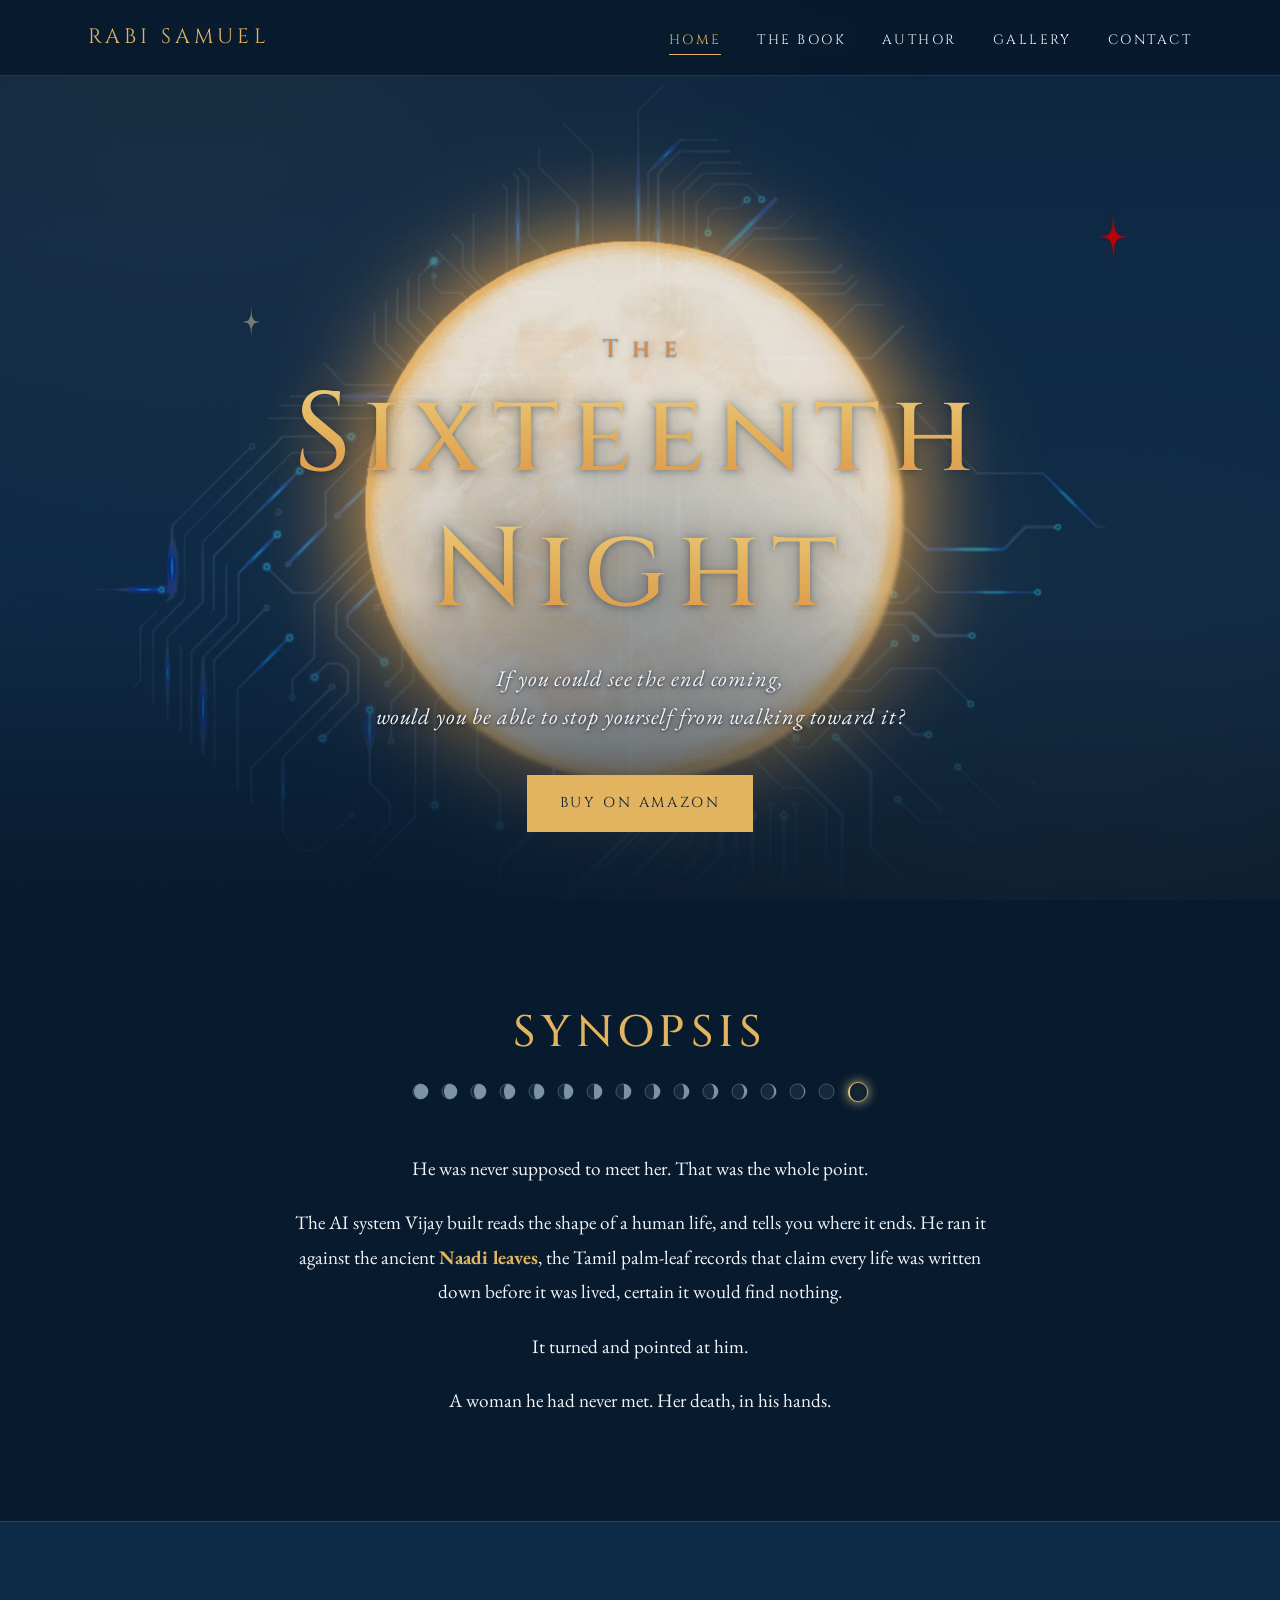
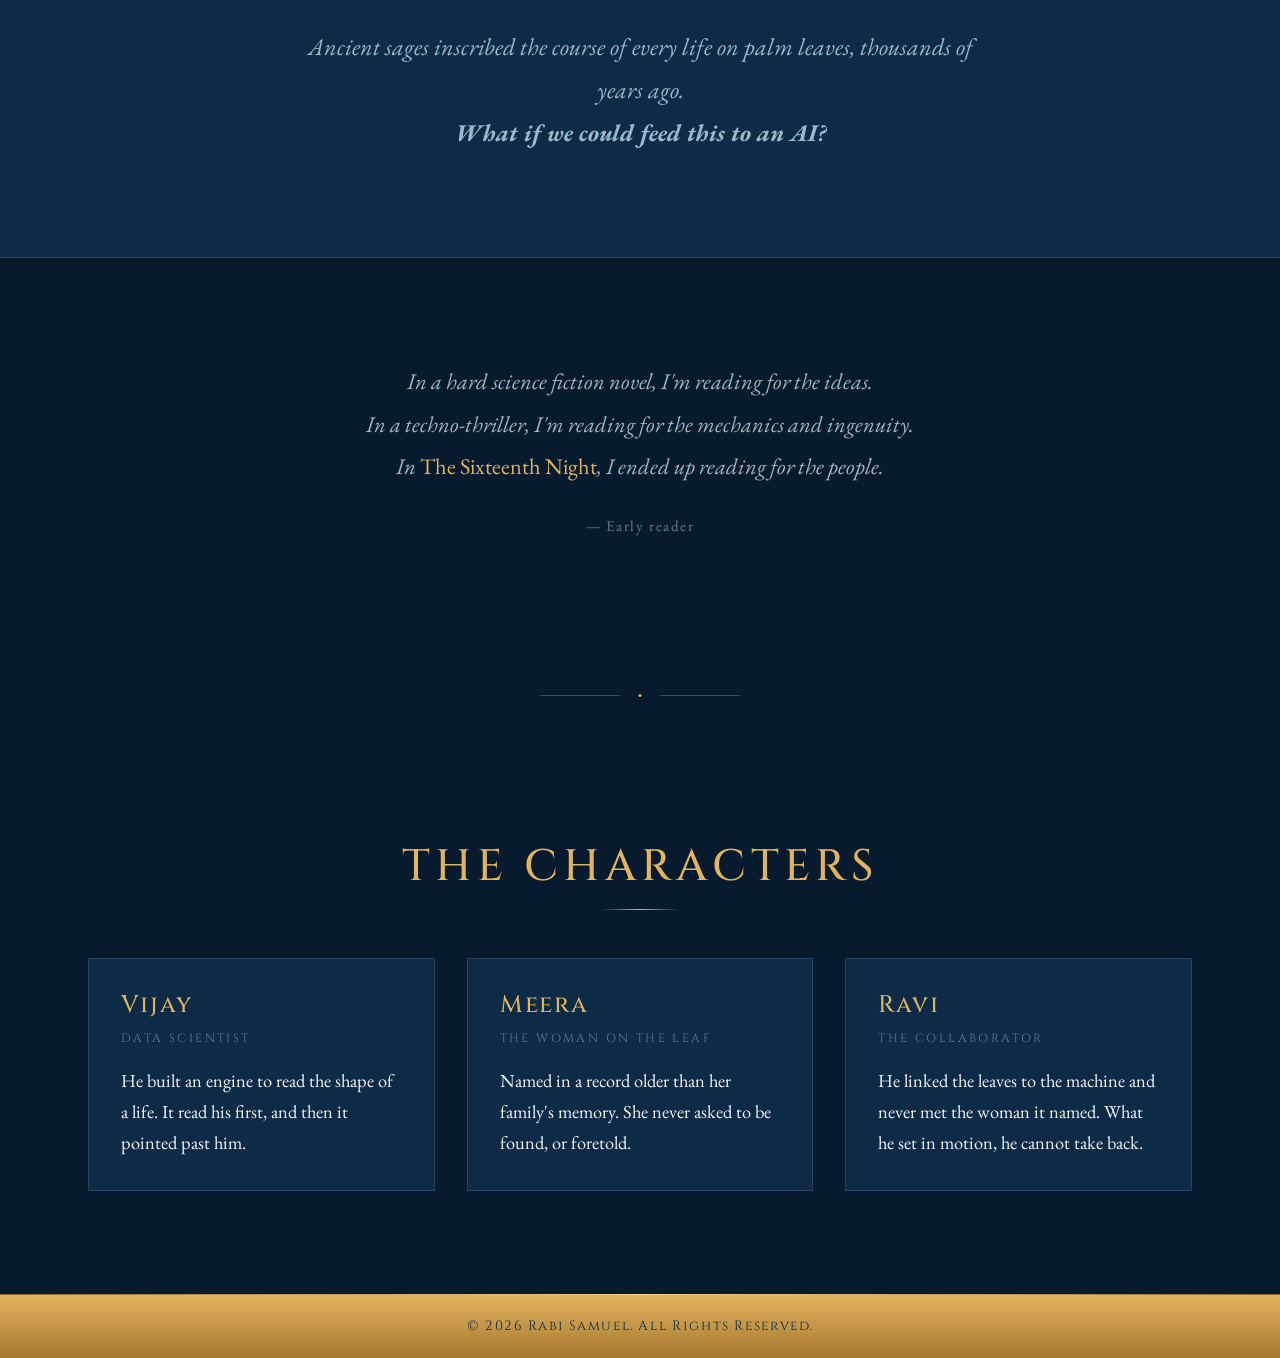
<file: index.html>
<!DOCTYPE html>
<html lang="en">
<head>
  <meta charset="UTF-8" />
  <meta name="viewport" content="width=device-width, initial-scale=1.0" />
  <title>The Sixteenth Night — A novel by Rabi Samuel</title>
  <meta name="description" content="The Sixteenth Night, a literary speculative novel by Rabi Samuel. An AI system reads the shape of a human life against the ancient Naadi leaves, and tells you where it ends." />

  <meta property="og:title" content="The Sixteenth Night — A novel by Rabi Samuel" />
  <meta property="og:description" content="If you could see the end coming, would you be able to stop yourself from walking toward it?" />
  <meta property="og:type" content="book" />
  <meta property="og:image" content="/images/cover.jpg" />
  <!-- PLACEHOLDER: update og:url once the domain is live -->
  <meta property="og:url" content="https://example.com/" />

  <meta name="twitter:card" content="summary_large_image" />

  <link rel="icon" type="image/x-icon" href="images/favicon.ico" />
  <link rel="icon" type="image/png" sizes="32x32" href="images/favicon-32.png" />
  <link rel="icon" type="image/png" sizes="16x16" href="images/favicon-16.png" />
  <link rel="apple-touch-icon" sizes="180x180" href="images/apple-touch-icon.png" />

  <link rel="preconnect" href="https://fonts.googleapis.com" />
  <link rel="preconnect" href="https://fonts.gstatic.com" crossorigin />
  <link href="https://fonts.googleapis.com/css2?family=Cinzel:wght@400;500;600&family=EB+Garamond:ital,wght@0,400;0,500;1,400&display=swap" rel="stylesheet" />

  <link rel="stylesheet" href="css/style.css" />
</head>
<body>

  <header class="site-header">
    <nav class="nav" aria-label="Primary">
      <a href="index.html" class="nav-brand">Rabi Samuel</a>
      <button class="nav-toggle" aria-expanded="false" aria-label="Toggle navigation">
        <span></span>
      </button>
      <ul class="nav-list">
        <li><a href="index.html" class="active">Home</a></li>
        <li><a href="the-book.html">The Book</a></li>
        <li><a href="author.html">Author</a></li>
        <li><a href="gallery.html">Gallery</a></li>
        <li><a href="contact.html">Contact</a></li>
      </ul>
    </nav>
  </header>

  <main>
    <section class="hero">
      <div class="hero-bg">
        <img
          src="images/hero.jpg"
          srcset="images/hero-800.jpg 800w, images/hero-1200.jpg 1200w, images/hero.jpg 2000w"
          sizes="100vw"
          alt=""
          fetchpriority="high"
        />
      </div>
      <div class="hero-content">
        <h1 class="hero-title-block">
          <span class="hero-the">The</span>
          <span class="hero-title">Sixteenth Night</span>
        </h1>
        <p class="hero-tagline">If you could see the end coming,<br>would you be able to stop yourself from walking toward it?</p>
        <div class="buy-options" id="buyOptions">
          <!-- PLACEHOLDER: replace href and data-asin with the real Amazon listing -->
          <a href="#"
             class="btn btn-primary amazon-buy" data-asin="PLACEHOLDER_ASIN" rel="noopener">
            Buy on Amazon
          </a>
        </div>
      </div>
    </section>

    <section class="section fade-in">
      <div class="container">
        <h2 class="section-title with-ladder">Synopsis</h2>
        <div class="tithi-ladder" aria-hidden="true">
          <svg viewBox="0 0 20 20" class="tithi-moon" aria-hidden="true"><circle cx="10" cy="10" r="8" class="moon-disc"/><path d="M10.0,2.0 A8.0,8.0 0 0 1 10.0,18.0 A6.93,8.0 0 0 1 10.0,2.0 Z" class="moon-lit"/></svg>
          <svg viewBox="0 0 20 20" class="tithi-moon" aria-hidden="true"><circle cx="10" cy="10" r="8" class="moon-disc"/><path d="M10.0,2.0 A8.0,8.0 0 0 1 10.0,18.0 A5.87,8.0 0 0 1 10.0,2.0 Z" class="moon-lit"/></svg>
          <svg viewBox="0 0 20 20" class="tithi-moon" aria-hidden="true"><circle cx="10" cy="10" r="8" class="moon-disc"/><path d="M10.0,2.0 A8.0,8.0 0 0 1 10.0,18.0 A4.80,8.0 0 0 1 10.0,2.0 Z" class="moon-lit"/></svg>
          <svg viewBox="0 0 20 20" class="tithi-moon" aria-hidden="true"><circle cx="10" cy="10" r="8" class="moon-disc"/><path d="M10.0,2.0 A8.0,8.0 0 0 1 10.0,18.0 A3.73,8.0 0 0 1 10.0,2.0 Z" class="moon-lit"/></svg>
          <svg viewBox="0 0 20 20" class="tithi-moon" aria-hidden="true"><circle cx="10" cy="10" r="8" class="moon-disc"/><path d="M10.0,2.0 A8.0,8.0 0 0 1 10.0,18.0 A2.67,8.0 0 0 1 10.0,2.0 Z" class="moon-lit"/></svg>
          <svg viewBox="0 0 20 20" class="tithi-moon" aria-hidden="true"><circle cx="10" cy="10" r="8" class="moon-disc"/><path d="M10.0,2.0 A8.0,8.0 0 0 1 10.0,18.0 A1.60,8.0 0 0 1 10.0,2.0 Z" class="moon-lit"/></svg>
          <svg viewBox="0 0 20 20" class="tithi-moon" aria-hidden="true"><circle cx="10" cy="10" r="8" class="moon-disc"/><path d="M10.0,2.0 A8.0,8.0 0 0 1 10.0,18.0 A0.53,8.0 0 0 1 10.0,2.0 Z" class="moon-lit"/></svg>
          <svg viewBox="0 0 20 20" class="tithi-moon" aria-hidden="true"><circle cx="10" cy="10" r="8" class="moon-disc"/><path d="M10.0,2.0 A8.0,8.0 0 0 1 10.0,18.0 A0.53,8.0 0 0 0 10.0,2.0 Z" class="moon-lit"/></svg>
          <svg viewBox="0 0 20 20" class="tithi-moon" aria-hidden="true"><circle cx="10" cy="10" r="8" class="moon-disc"/><path d="M10.0,2.0 A8.0,8.0 0 0 1 10.0,18.0 A1.60,8.0 0 0 0 10.0,2.0 Z" class="moon-lit"/></svg>
          <svg viewBox="0 0 20 20" class="tithi-moon" aria-hidden="true"><circle cx="10" cy="10" r="8" class="moon-disc"/><path d="M10.0,2.0 A8.0,8.0 0 0 1 10.0,18.0 A2.67,8.0 0 0 0 10.0,2.0 Z" class="moon-lit"/></svg>
          <svg viewBox="0 0 20 20" class="tithi-moon" aria-hidden="true"><circle cx="10" cy="10" r="8" class="moon-disc"/><path d="M10.0,2.0 A8.0,8.0 0 0 1 10.0,18.0 A3.73,8.0 0 0 0 10.0,2.0 Z" class="moon-lit"/></svg>
          <svg viewBox="0 0 20 20" class="tithi-moon" aria-hidden="true"><circle cx="10" cy="10" r="8" class="moon-disc"/><path d="M10.0,2.0 A8.0,8.0 0 0 1 10.0,18.0 A4.80,8.0 0 0 0 10.0,2.0 Z" class="moon-lit"/></svg>
          <svg viewBox="0 0 20 20" class="tithi-moon" aria-hidden="true"><circle cx="10" cy="10" r="8" class="moon-disc"/><path d="M10.0,2.0 A8.0,8.0 0 0 1 10.0,18.0 A5.87,8.0 0 0 0 10.0,2.0 Z" class="moon-lit"/></svg>
          <svg viewBox="0 0 20 20" class="tithi-moon" aria-hidden="true"><circle cx="10" cy="10" r="8" class="moon-disc"/><path d="M10.0,2.0 A8.0,8.0 0 0 1 10.0,18.0 A6.93,8.0 0 0 0 10.0,2.0 Z" class="moon-lit"/></svg>
          <svg viewBox="0 0 20 20" class="tithi-moon" aria-hidden="true"><circle cx="10" cy="10" r="8" class="moon-disc"/><path d="M10.0,2.0 A8.0,8.0 0 0 1 10.0,18.0 A8.00,8.0 0 0 0 10.0,2.0 Z" class="moon-lit"/></svg>
          <svg viewBox="0 0 20 20" class="tithi-moon tithi-sixteenth" aria-hidden="true"><circle cx="10" cy="10" r="8" class="moon-disc"/><path d="M10.0,2.0 A8.0,8.0 0 0 0 10.0,18.0 A6.88,8.0 0 0 1 10.0,2.0 Z" class="moon-lit"/></svg>
        </div>
        <div style="max-width: 720px; margin: 0 auto; text-align: center; font-size: 1.2rem; line-height: 1.8;">
          <p>He was never supposed to meet her. That was the whole point.</p>
          <p>The AI system Vijay built reads the shape of a human life, and tells you where it ends. He ran it against the ancient <strong><a href="gallery.html#naadi-leaf" style="color: var(--gold);">Naadi leaves</a></strong>, the Tamil palm-leaf records that claim every life was written down before it was lived, certain it would find nothing.</p>
          <p>It turned and pointed at him.</p>
          <p>A woman he had never met. Her death, in his hands.</p>
          
        </div>
      </div>
    </section>

    <section class="section premise-band fade-in">
      <div class="container">
        <p class="premise-quote">Ancient sages inscribed the course of every life on palm leaves, thousands of years ago. <br><b>What if we could feed this to an AI?</b></p>
      </div>
    </section>
  	<section class="section fade-in">
  	  <div class="container">
  		<blockquote style="max-width: 680px; margin: 0 auto; text-align: center; font-style: italic; font-size: clamp(1.15rem, 2vw, 1.4rem); line-height: 1.9; color: var(--mist);">
  		  <p>In a hard science fiction novel, I'm reading for the ideas.<br>
  		  In a techno-thriller, I'm reading for the mechanics and ingenuity.<br>
  		  In <em style="font-style: normal; color: var(--gold);">The Sixteenth Night</em>, I ended up reading for the people.</p><footer style="margin-top: 1.5rem; font-style: normal; font-size: 0.95rem; color: var(--text-faint); letter-spacing: 0.1em;">— Early reader</footer>
  		</blockquote>
  	  </div>
  	</section><div style="max-width: 200px; margin: 0 auto; padding: 2rem 0; text-align: center;">
  	  <svg width="200" height="3" aria-hidden="true">
  		<line x1="0" y1="1.5" x2="80" y2="1.5" stroke="var(--gold-dim)" stroke-width="0.5"/>
  		<circle cx="100" cy="1.5" r="1.5" fill="var(--gold)"/>
  		<line x1="120" y1="1.5" x2="200" y2="1.5" stroke="var(--gold-dim)" stroke-width="0.5"/>
  	  </svg>
  	</div>
    <section class="section fade-in">
      <div class="container">
        <h2 class="section-title">The Characters</h2>
        <div class="cards-grid">
          <div class="card">
            <h3 class="card-title">Vijay</h3>
            <p class="card-role">Data Scientist</p>
            <p>He built an engine to read the shape of a life. It read his first, and then it pointed past him.</p>
          </div>
          <div class="card">
            <h3 class="card-title">Meera</h3>
            <p class="card-role">The Woman on the Leaf</p>
            <p>Named in a record older than her family's memory. She never asked to be found, or foretold.</p>
          </div>
          <div class="card">
            <h3 class="card-title">Ravi</h3>
            <p class="card-role">The Collaborator</p>
            <p>He linked the leaves to the machine and never met the woman it named. What he set in motion, he cannot take back.</p>
          </div>
        </div>
      </div>
    </section>
  </main>

  <footer class="site-footer">
    <p class="footer-text">&copy; 2026 Rabi Samuel. All Rights Reserved.</p>
  </footer>

  <script src="js/site.js"></script>
</body>
</html>
</file>
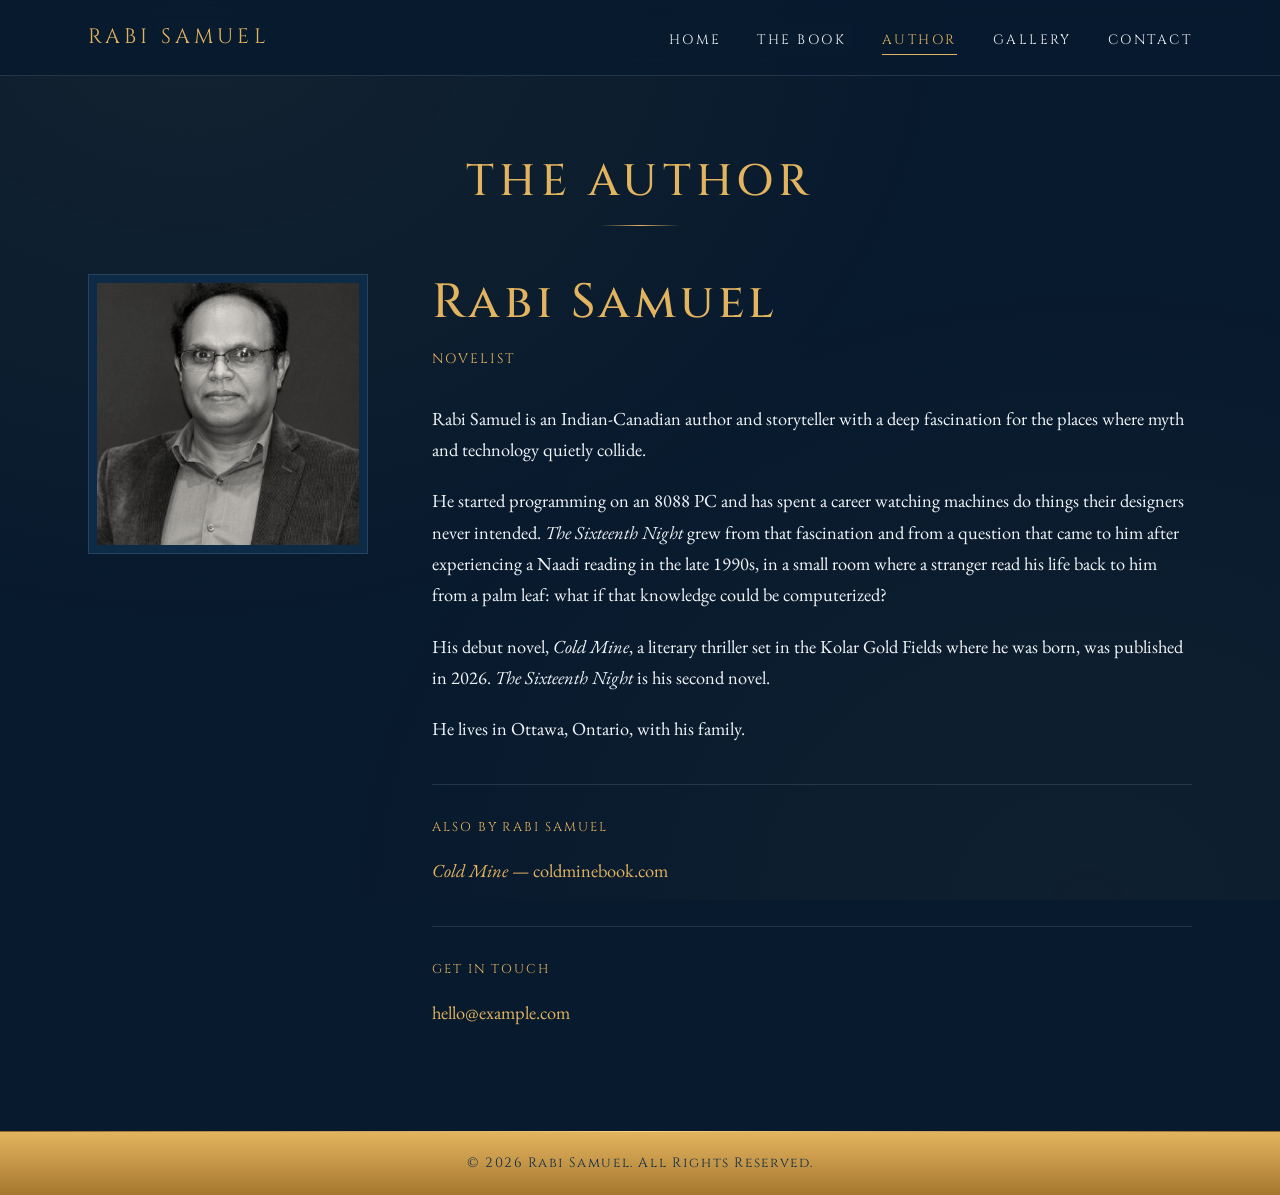
<file: author.html>
<!DOCTYPE html>
<html lang="en">
<head>
  <meta charset="UTF-8" />
  <meta name="viewport" content="width=device-width, initial-scale=1.0" />
  <title>About the Author — Rabi Samuel</title>
  <meta name="description" content="About Rabi Samuel, author of The Sixteenth Night and Cold Mine." />
  <link rel="icon" type="image/x-icon" href="images/favicon.ico" />
  <link rel="icon" type="image/png" sizes="32x32" href="images/favicon-32.png" />
  <link rel="icon" type="image/png" sizes="16x16" href="images/favicon-16.png" />
  <link rel="apple-touch-icon" sizes="180x180" href="images/apple-touch-icon.png" />

  <link rel="preconnect" href="https://fonts.googleapis.com" />
  <link rel="preconnect" href="https://fonts.gstatic.com" crossorigin />
  <link href="https://fonts.googleapis.com/css2?family=Cinzel:wght@400;500;600&family=EB+Garamond:ital,wght@0,400;0,500;1,400&display=swap" rel="stylesheet" />
  <link rel="stylesheet" href="css/style.css" />
</head>
<body>

  <header class="site-header">
    <nav class="nav" aria-label="Primary">
      <a href="index.html" class="nav-brand">Rabi Samuel</a>
      <button class="nav-toggle" aria-expanded="false" aria-label="Toggle navigation">
        <span></span>
      </button>
      <ul class="nav-list">
        <li><a href="index.html">Home</a></li>
        <li><a href="the-book.html">The Book</a></li>
        <li><a href="author.html" class="active">Author</a></li>
        <li><a href="gallery.html">Gallery</a></li>
        <li><a href="contact.html">Contact</a></li>
      </ul>
    </nav>
  </header>

  <main>
    <section class="section" style="padding-top: 5rem;">
      <div class="container">
        <h2 class="section-title">The Author</h2>
        <div class="author-section">

          <div class="author-photo">
            <img src="images/author.png" alt="Rabi Samuel" />
          </div>

          <div>
            <h1 style="font-size: clamp(2rem, 4vw, 3rem); margin-bottom: 1rem;">Rabi Samuel</h1>
            <p style="color: var(--gold); font-family: var(--font-display); letter-spacing: 0.15em; text-transform: uppercase; font-size: 0.85rem; margin-bottom: 2rem;">Novelist</p>

            <p>Rabi Samuel is an Indian-Canadian author and storyteller with a deep fascination for the places where myth and technology quietly collide.</p>

			<p>He started programming on an 8088 PC and has spent a career watching machines do things their designers never intended. <em>The Sixteenth Night</em> grew from that fascination and from a question that came to him after experiencing a Naadi reading in the late 1990s, in a small room where a stranger read his life back to him from a palm leaf: what if that knowledge could be computerized?</p>

			<p>His debut novel, <em>Cold Mine</em>, a literary thriller set in the Kolar Gold Fields where he was born, was published in 2026. <em>The Sixteenth Night</em> is his second novel.</p>

			<p>He lives in Ottawa, Ontario, with his family.</p>

            <div style="margin-top: 2.5rem; padding-top: 2rem; border-top: 1px solid var(--border-subtle);">
              <p style="font-family: var(--font-display); letter-spacing: 0.15em; text-transform: uppercase; font-size: 0.8rem; color: var(--gold); margin-bottom: 1rem;">Also by Rabi Samuel</p>
              <p><a href="https://coldminebook.com" rel="noopener"><em>Cold Mine</em> — coldminebook.com</a></p>
            </div>

            <div style="margin-top: 2.5rem; padding-top: 2rem; border-top: 1px solid var(--border-subtle);">
              <p style="font-family: var(--font-display); letter-spacing: 0.15em; text-transform: uppercase; font-size: 0.8rem; color: var(--gold); margin-bottom: 1rem;">Get in Touch</p>
              <div style="display: flex; gap: 1.5rem; flex-wrap: wrap;">
                <!-- PLACEHOLDER: update with the email address for this book's domain -->
                <a href="mailto:hello@example.com?subject=The%20Sixteenth%20Night%20-%20">hello@example.com</a>
              </div>
            </div>
          </div>
        </div>
      </div>
    </section>
  </main>

  <footer class="site-footer">
    <p class="footer-text">&copy; 2026 Rabi Samuel. All Rights Reserved.</p>
  </footer>

  <script src="js/site.js"></script>
</body>
</html>
</file>
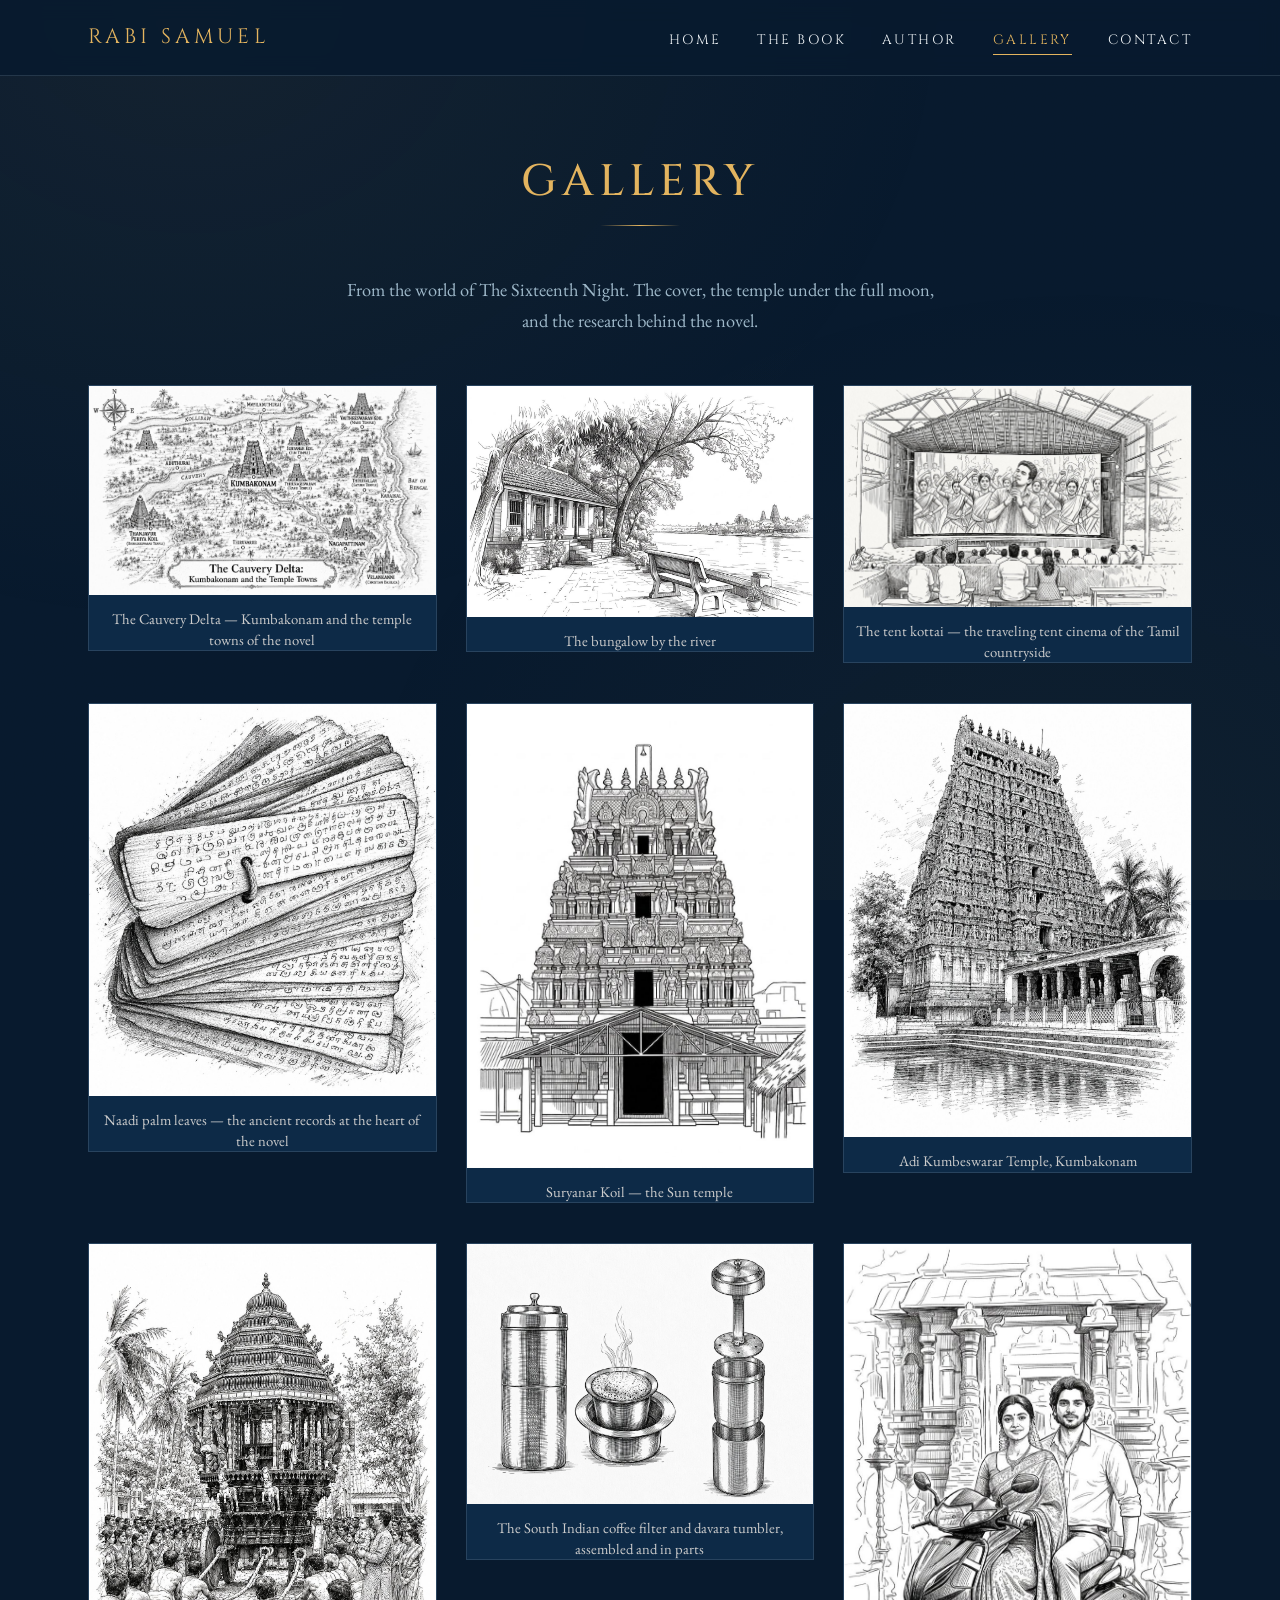
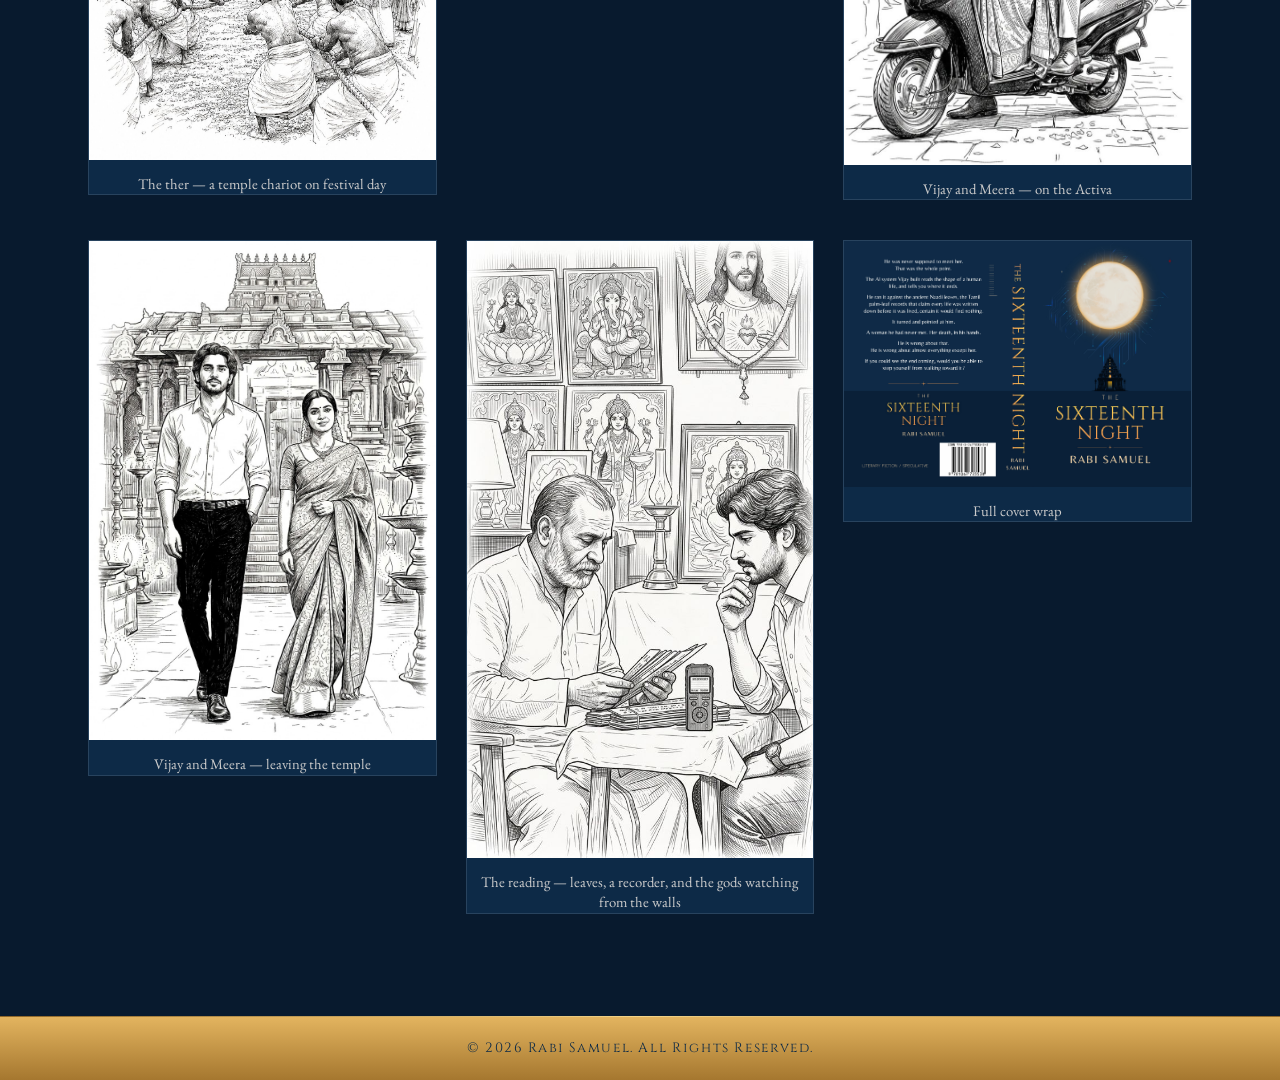
<file: gallery.html>
<!DOCTYPE html>
<html lang="en">
   <head>
      <meta charset="UTF-8" />
      <meta name="viewport" content="width=device-width, initial-scale=1.0" />
      <title>Gallery — The Sixteenth Night</title>
      <meta name="description" content="Images from the world of The Sixteenth Night: the cover art, the temple, and the making of the novel." />
      <link rel="icon" type="image/x-icon" href="images/favicon.ico" />
      <link rel="icon" type="image/png" sizes="32x32" href="images/favicon-32.png" />
      <link rel="icon" type="image/png" sizes="16x16" href="images/favicon-16.png" />
      <link rel="apple-touch-icon" sizes="180x180" href="images/apple-touch-icon.png" />
      <link rel="preconnect" href="https://fonts.googleapis.com" />
      <link rel="preconnect" href="https://fonts.gstatic.com" crossorigin />
      <link href="https://fonts.googleapis.com/css2?family=Cinzel:wght@400;500;600&family=EB+Garamond:ital,wght@0,400;0,500;1,400&display=swap" rel="stylesheet" />
      <link rel="stylesheet" href="css/style.css" />
   </head>
   <body>
      <header class="site-header">
         <nav class="nav" aria-label="Primary">
            <a href="index.html" class="nav-brand">Rabi Samuel</a>
            <button class="nav-toggle" aria-expanded="false" aria-label="Toggle navigation">
            <span></span>
            </button>
            <ul class="nav-list">
               <li><a href="index.html">Home</a></li>
               <li><a href="the-book.html">The Book</a></li>
               <li><a href="author.html">Author</a></li>
               <li><a href="gallery.html" class="active">Gallery</a></li>
               <li><a href="contact.html">Contact</a></li>
            </ul>
         </nav>
      </header>
      <main>
         <section class="section" style="padding-top: 5rem;">
            <div class="container">
               <h2 class="section-title">Gallery</h2>
               <p style="text-align: center; color: var(--text-muted); max-width: 600px; margin: 0 auto 3rem;">From the world of The Sixteenth Night. The cover, the temple under the full moon, and the research behind the novel.</p>
               <div class="gallery-grid">
                  <!-- Map -->
                  <figure class="gallery-item">
                     <img src="images/cauvery-delta-map.jpg"
                        alt="Illustrated map of the Cauvery Delta showing Kumbakonam and the temple towns"
                        loading="lazy"
                        class="gallery-img"
                        data-full="images/cauvery-delta-map.jpg"
                        data-caption="The Cauvery Delta — Kumbakonam and the temple towns of the novel">
                     <figcaption class="gallery-intro">The Cauvery Delta — Kumbakonam and the temple towns of the novel</figcaption>
                  </figure>
                  <!-- River bungalow -->
                  <figure class="gallery-item">
                     <img src="images/river-bungalow.jpg"
                        alt="Illustration of a tiled bungalow beside the river with temple towers across the water"
                        loading="lazy"
                        class="gallery-img"
                        data-full="images/river-bungalow.jpg"
                        data-caption="The bungalow by the river">
                     <figcaption class="gallery-intro">The bungalow by the river</figcaption>
                  </figure>
                  <!-- Tent kottai -->
                  <figure class="gallery-item">
                     <img src="images/tent-kottai.jpg"
                        alt="Illustration of a tent kottai, a traveling tent cinema, screening a Tamil film song"
                        loading="lazy"
                        class="gallery-img"
                        data-full="images/tent-kottai.jpg"
                        data-caption="The tent kottai — the traveling tent cinema of the Tamil countryside">
                     <figcaption class="gallery-intro">The tent kottai — the traveling tent cinema of the Tamil countryside</figcaption>
                  </figure>
                  <!-- Naadi leaves -->
                  <figure class="gallery-item" id="naadi-leaf">
                     <img src="images/naadi-leaf.jpg"
                        alt="Illustration of a bundle of palm-leaf manuscripts bound with cord"
                        loading="lazy"
                        class="gallery-img"
                        data-full="images/naadi-leaf.jpg"
                        data-caption="A palm-leaf bundle — an illustration of the records at the heart of the novel">
                     <figcaption class="gallery-intro">Naadi palm leaves — the ancient records at the heart of the novel</figcaption>
                  </figure>
                  <!-- Suryanar Koil -->
                  <figure class="gallery-item">
                     <img src="images/suryanar-koil.jpg"
                        alt="Illustration of Suryanar Koil, the Sun temple"
                        loading="lazy"
                        class="gallery-img"
                        data-full="images/suryanar-koil.jpg"
                        data-caption="Suryanar Koil — the Sun temple, where the novel ends">
                     <figcaption class="gallery-intro">Suryanar Koil — the Sun temple</figcaption>
                  </figure>
                  <!-- Adi Kumbeswarar -->
                  <figure class="gallery-item">
                     <img src="images/adi-kumbeswarar.jpg"
                        alt="Illustration of Adi Kumbeswarar Temple, Kumbakonam, with its tank in the foreground"
                        loading="lazy"
                        class="gallery-img"
                        data-full="images/adi-kumbeswarar.jpg"
                        data-caption="Adi Kumbeswarar Temple, Kumbakonam">
                     <figcaption class="gallery-intro">Adi Kumbeswarar Temple, Kumbakonam</figcaption>
                  </figure>
                  <!-- Kalimedu ther -->
                  <figure class="gallery-item">
                     <img src="images/kalimedu-ther.jpg"
                        alt="Illustration of a temple chariot being pulled through the streets during a festival"
                        loading="lazy"
                        class="gallery-img"
                        data-full="images/kalimedu-ther.jpg"
                        data-caption="The ther — a temple chariot on festival day">
                     <figcaption class="gallery-intro">The ther — a temple chariot on festival day</figcaption>
                  </figure>
                  <!-- Filter coffee -->
                  <figure class="gallery-item">
                     <img src="images/filter-coffee.jpg"
                        alt="Illustration of a South Indian coffee filter and davara tumbler, assembled and in parts"
                        loading="lazy"
                        class="gallery-img"
                        data-full="images/filter-coffee.jpg"
                        data-caption="The South Indian coffee filter and davara tumbler, assembled and in parts">
                     <figcaption class="gallery-intro">The South Indian coffee filter and davara tumbler, assembled and in parts</figcaption>
                  </figure>
                  <!-- Activa -->
                  <figure class="gallery-item">
                     <img src="images/activa.jpg"
                        alt="Illustration of Vijay and Meera on a scooter before a temple gateway"
                        loading="lazy"
                        class="gallery-img"
                        data-full="images/activa.jpg"
                        data-caption="Vijay and Meera — on the Activa, outside the temple">
                     <figcaption class="gallery-intro">Vijay and Meera — on the Activa</figcaption>
                  </figure>
                  <!-- Temple visit -->
                  <figure class="gallery-item">
                     <img src="images/temple-visit.jpg"
                        alt="Illustration of Vijay and Meera walking out of a temple past rows of oil lamps"
                        loading="lazy"
                        class="gallery-img"
                        data-full="images/temple-visit.jpg"
                        data-caption="Vijay and Meera — leaving the temple, past the lamps">
                     <figcaption class="gallery-intro">Vijay and Meera — leaving the temple</figcaption>
                  </figure>
                  <!-- Naadi reading -->
                  <figure class="gallery-item">
                     <img src="images/naadi-reading.jpg"
                        alt="Illustration of a Naadi reader with palm leaves and a voice recorder on the table"
                        loading="lazy"
                        class="gallery-img"
                        data-full="images/naadi-reading.jpg"
                        data-caption="The reading — leaves, a recorder, and the gods watching from the walls">
                     <figcaption class="gallery-intro">The reading — leaves, a recorder, and the gods watching from the walls</figcaption>
                  </figure>
                  <!-- Full wrap -->
                  <figure class="gallery-item">
                     <img src="images/full-cover.jpg"
                        alt="The Sixteenth Night full cover wrap"
                        loading="lazy"
                        class="gallery-img"
                        data-full="images/full-cover.jpg"
                        data-caption="The Sixteenth Night — full cover wrap">
                     <figcaption class="gallery-intro">Full cover wrap</figcaption>
                  </figure>
               </div>
            </div>
         </section>
      </main>
      <footer class="site-footer">
         <p class="footer-text">&copy; 2026 Rabi Samuel. All Rights Reserved.</p>
      </footer>
      <!-- Modal -->
      <div id="imgModal" class="modal">
         <span class="close">&times;</span>
         <img class="modal-content" id="modalImg">
         <div id="caption"></div>
      </div>
      <script src="js/site.js"></script>
   </body>
</html>
</file>
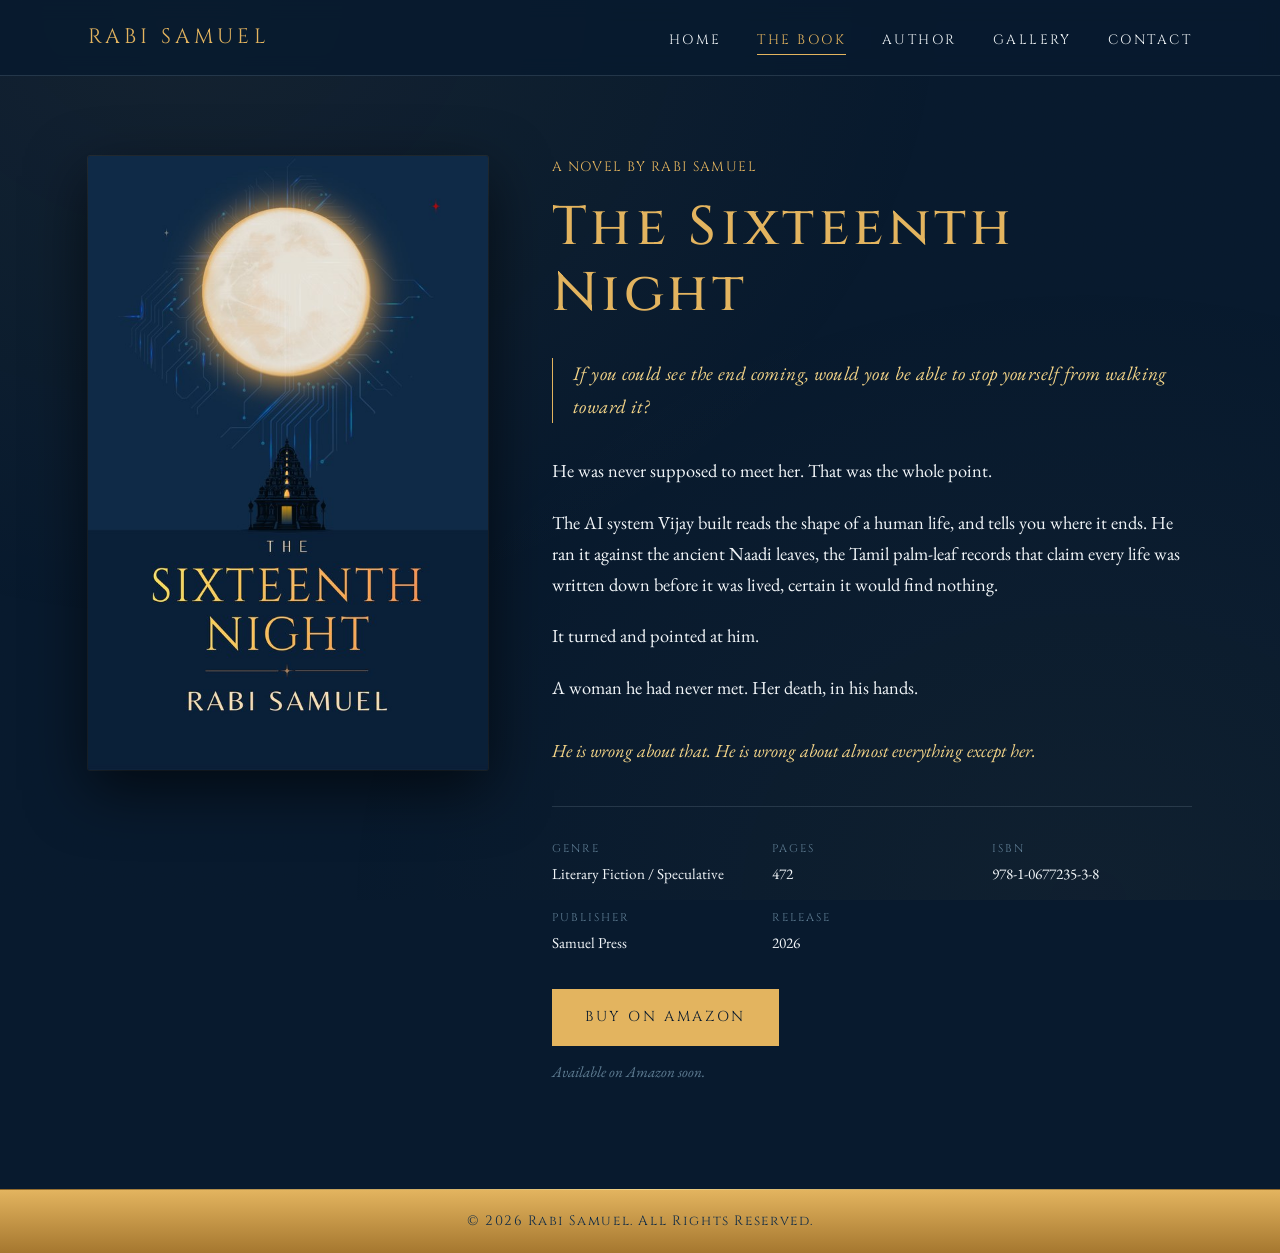
<file: the-book.html>
<!DOCTYPE html>
<html lang="en">
<head>
  <meta charset="UTF-8" />
  <meta name="viewport" content="width=device-width, initial-scale=1.0" />
  <title>The Book — The Sixteenth Night by Rabi Samuel</title>
  <meta name="description" content="The Sixteenth Night by Rabi Samuel. A literary speculative novel about prediction, fate, and the machine that reads the ancient Naadi leaves." />
  <link rel="icon" type="image/x-icon" href="images/favicon.ico" />
  <link rel="icon" type="image/png" sizes="32x32" href="images/favicon-32.png" />
  <link rel="icon" type="image/png" sizes="16x16" href="images/favicon-16.png" />
  <link rel="apple-touch-icon" sizes="180x180" href="images/apple-touch-icon.png" />

  <link rel="preconnect" href="https://fonts.googleapis.com" />
  <link rel="preconnect" href="https://fonts.gstatic.com" crossorigin />
  <link href="https://fonts.googleapis.com/css2?family=Cinzel:wght@400;500;600&family=EB+Garamond:ital,wght@0,400;0,500;1,400&display=swap" rel="stylesheet" />
  <link rel="stylesheet" href="css/style.css" />
</head>
<body>

  <header class="site-header">
    <nav class="nav" aria-label="Primary">
      <a href="index.html" class="nav-brand">Rabi Samuel</a>
      <button class="nav-toggle" aria-expanded="false" aria-label="Toggle navigation">
        <span></span>
      </button>
      <ul class="nav-list">
        <li><a href="index.html">Home</a></li>
        <li><a href="the-book.html" class="active">The Book</a></li>
        <li><a href="author.html">Author</a></li>
        <li><a href="gallery.html">Gallery</a></li>
        <li><a href="contact.html">Contact</a></li>
      </ul>
    </nav>
  </header>

  <main>
    <section class="section" style="padding-top: 5rem;">
      <div class="container">
        <div class="book-section">
          <div class="book-cover">
            <img src="images/cover.jpg" alt="The Sixteenth Night book cover" />
          </div>

          <div>
            <p class="book-meta">A Novel by Rabi Samuel</p>
            <h1 style="font-size: clamp(2.2rem, 4.5vw, 3.4rem); margin-bottom: 1rem;">The Sixteenth Night</h1>
            <p class="book-quote">If you could see the end coming, would you be able to stop yourself from walking toward it?</p>

            <p>He was never supposed to meet her. That was the whole point.</p>

            <p>The AI system Vijay built reads the shape of a human life, and tells you where it ends. He ran it against the ancient Naadi leaves, the Tamil palm-leaf records that claim every life was written down before it was lived, certain it would find nothing.</p>

            <p>It turned and pointed at him.</p>

            <p>A woman he had never met. Her death, in his hands.</p>

            <p style="font-style: italic; color: var(--gold-bright); margin-top: 2rem;">He is wrong about that. He is wrong about almost everything except her.</p>

            <div class="book-details">
              <div class="book-detail-item">
                <span class="book-detail-label">Genre</span>
                <span class="book-detail-value">Literary Fiction / Speculative</span>
              </div>
              <div class="book-detail-item">
                <span class="book-detail-label">Pages</span>
                <span class="book-detail-value">472</span>
              </div>
              <div class="book-detail-item">
                <span class="book-detail-label">ISBN</span>
                <span class="book-detail-value">978-1-0677235-3-8</span>
              </div>
              <div class="book-detail-item">
                <span class="book-detail-label">Publisher</span>
                <span class="book-detail-value">Samuel Press</span>
              </div>
              <div class="book-detail-item">
                <span class="book-detail-label">Release</span>
                <span class="book-detail-value">2026</span>
              </div>
            </div>

            <div class="book-actions">
              <!-- PLACEHOLDER: replace href and data-asin with the real Amazon listing -->
              <a href="#" class="btn btn-primary amazon-buy" data-asin="PLACEHOLDER_ASIN" rel="noopener">Buy on Amazon</a>
            </div>
            <p class="buy-note">Available on Amazon soon.</p>
          </div>
        </div>
      </div>
    </section>
  </main>

  <footer class="site-footer">
    <p class="footer-text">&copy; 2026 Rabi Samuel. All Rights Reserved.</p>
  </footer>

  <script src="js/site.js"></script>
</body>
</html>
</file>
<file: css/style.css>
/* ============================================
   THE SIXTEENTH NIGHT
   Midnight Harbor palette / cover-derived golds
   ============================================ */

/* ---------- Reset & Base ---------- */
*,
*::before,
*::after {
  box-sizing: border-box;
  margin: 0;
  padding: 0;
}

:root {
  --bg-deep: #081a2e;
  --bg-elevated: #0d2a47;
  --bg-overlay: rgba(8, 26, 46, 0.85);
  --gold: #e3b45f;
  --harbor: #1e4e6a;
  --mist: #9eb8c9;
  --gold-bright: #f3d488;
  --gold-dim: #a5772f;
  --ember: #dd8a3e;
  --text-body: #f1f5f8;
  --text-muted: #9eb8c9;
  --text-faint: #5f7d93;
  --border-subtle: rgba(158, 184, 201, 0.18);
  --border-gold: rgba(227, 180, 95, 0.5);

  --font-display: "Cinzel", "Trajan Pro", Georgia, serif;
  --font-body: "EB Garamond", "Garamond", "Georgia", serif;
  --font-ui: "EB Garamond", Georgia, serif;

  --max-width: 1200px;
  --gutter: clamp(1.25rem, 4vw, 3rem);
}

html {
  scroll-behavior: smooth;
  -webkit-font-smoothing: antialiased;
  -moz-osx-font-smoothing: grayscale;
}

body {
  background: var(--bg-deep);
  color: var(--text-body);
  font-family: var(--font-body);
  font-size: 1.15rem;
  line-height: 1.7;
  font-weight: 400;
  min-height: 100vh;
  overflow-x: hidden;
  position: relative;
}

/* Subtle grain texture overlay for depth */
body::before {
  content: "";
  position: fixed;
  inset: 0;
  pointer-events: none;
  z-index: 1;
  background-image: url("data:image/svg+xml;utf8,<svg xmlns='http://www.w3.org/2000/svg' width='200' height='200'><filter id='n'><feTurbulence type='fractalNoise' baseFrequency='0.9' numOctaves='2' stitchTiles='stitch'/><feColorMatrix values='0 0 0 0 0  0 0 0 0 0  0 0 0 0 0  0 0 0 0.04 0'/></filter><rect width='100%' height='100%' filter='url(%23n)'/></svg>");
  opacity: 0.6;
  mix-blend-mode: overlay;
}

/* Ambient gold particles in the background */
body::after {
  content: "";
  position: fixed;
  inset: 0;
  pointer-events: none;
  z-index: 0;
  background:
    radial-gradient(ellipse at 15% 0%, rgba(227, 180, 95, 0.06), transparent 50%),
    radial-gradient(ellipse at 85% 100%, rgba(227, 180, 95, 0.04), transparent 50%);
}

img {
  max-width: 100%;
  height: auto;
  display: block;
}

a {
  color: var(--gold);
  text-decoration: none;
  transition: color 0.3s ease;
}

a:hover {
  color: var(--gold-bright);
}

/* ---------- Typography ---------- */
h1, h2, h3, h4 {
  font-family: var(--font-display);
  font-weight: 500;
  letter-spacing: 0.05em;
  color: var(--gold);
  line-height: 1.2;
}

h1 {
  font-size: clamp(2.5rem, 6vw, 5rem);
  letter-spacing: 0.08em;
}

h2 {
  font-size: clamp(1.75rem, 3.5vw, 2.75rem);
  letter-spacing: 0.12em;
  text-transform: uppercase;
}

h3 {
  font-size: clamp(1.25rem, 2vw, 1.5rem);
  letter-spacing: 0.08em;
}

p {
  margin-bottom: 1.25rem;
}

p:last-child {
  margin-bottom: 0;
}

/* ---------- Layout helpers ---------- */
.container {
  max-width: var(--max-width);
  margin: 0 auto;
  padding: 0 var(--gutter);
  position: relative;
  z-index: 2;
}

.section {
  padding: clamp(4rem, 8vw, 7rem) 0;
  position: relative;
  z-index: 2;
}

.section-title {
  text-align: center;
  margin-bottom: 3rem;
  position: relative;
}

.section-title::after {
  content: "";
  display: block;
  width: 80px;
  height: 1px;
  background: linear-gradient(90deg, transparent, var(--gold), transparent);
  margin: 1rem auto 0;
}

/* ---------- Navigation ---------- */
.site-header {
  position: sticky;
  top: 0;
  z-index: 100;
  background: var(--bg-overlay);
  backdrop-filter: blur(10px);
  -webkit-backdrop-filter: blur(10px);
  border-bottom: 1px solid var(--border-subtle);
}

.nav {
  max-width: var(--max-width);
  margin: 0 auto;
  padding: 1.25rem var(--gutter);
  display: flex;
  align-items: center;
  justify-content: space-between;
  gap: 2rem;
}

.nav-brand {
  font-family: var(--font-display);
  font-size: 1.3rem;
  letter-spacing: 0.2em;
  color: var(--gold);
  text-transform: uppercase;
  white-space: nowrap;
}

.nav-brand:hover {
  color: var(--gold-bright);
}

.nav-list {
  list-style: none;
  display: flex;
  gap: 2.25rem;
  align-items: center;
}

.nav-list a {
  font-family: var(--font-display);
  font-size: 0.85rem;
  letter-spacing: 0.18em;
  text-transform: uppercase;
  color: var(--text-body);
  position: relative;
  padding: 0.25rem 0;
}

.nav-list a::after {
  content: "";
  position: absolute;
  bottom: -2px;
  left: 0;
  right: 0;
  height: 1px;
  background: var(--gold);
  transform: scaleX(0);
  transform-origin: center;
  transition: transform 0.35s ease;
}

.nav-list a:hover,
.nav-list a.active {
  color: var(--gold);
}

.nav-list a:hover::after,
.nav-list a.active::after {
  transform: scaleX(1);
}

.nav-toggle {
  display: none;
  background: none;
  border: 1px solid var(--border-gold);
  color: var(--gold);
  width: 44px;
  height: 44px;
  cursor: pointer;
  align-items: center;
  justify-content: center;
  padding: 0;
}

.nav-toggle span {
  display: block;
  width: 20px;
  height: 1px;
  background: var(--gold);
  position: relative;
}

.nav-toggle span::before,
.nav-toggle span::after {
  content: "";
  position: absolute;
  left: 0;
  width: 20px;
  height: 1px;
  background: var(--gold);
  transition: transform 0.3s ease;
}

.nav-toggle span::before { top: -6px; }
.nav-toggle span::after { top: 6px; }

.nav-toggle[aria-expanded="true"] span { background: transparent; }
.nav-toggle[aria-expanded="true"] span::before { transform: translateY(6px) rotate(45deg); }
.nav-toggle[aria-expanded="true"] span::after { transform: translateY(-6px) rotate(-45deg); }

/* ---------- Hero ---------- */
.hero {
  position: relative;
  min-height: 92vh;
  display: flex;
  align-items: flex-end;
  justify-content: center;
  overflow: hidden;
  padding: 4rem var(--gutter) clamp(3rem, 7vh, 5rem);
  text-align: center;
}

.hero-bg {
  position: absolute;
  inset: 0;
  z-index: 0;
}

.hero-bg img {
  width: 100%;
  height: 100%;
  object-fit: cover;
  object-position: center;
  opacity: 1;
}

.hero-bg::after {
  content: "";
  position: absolute;
  inset: 0;
  background:
    linear-gradient(180deg, rgba(8, 26, 46, 0.25) 0%, transparent 20%, transparent 62%, var(--bg-deep) 100%);
}

.hero-content {
  position: relative;
  z-index: 2;
  max-width: 800px;
  animation: fadeUp 1.2s ease-out;
}

.hero-title {
  font-family: var(--font-display);
  font-size: clamp(3.5rem, 10vw, 7rem);
  letter-spacing: 0.1em;
  color: var(--gold);
  margin-bottom: 1.5rem;
  text-shadow: 0 0 40px rgba(227, 180, 95, 0.3);
  background: linear-gradient(180deg, #f3d488 0%, #e3b45f 45%, #dd8a3e 100%);
  -webkit-background-clip: text;
  background-clip: text;
  -webkit-text-fill-color: transparent;
}

.hero-logo {
  width: clamp(280px, 60vw, 620px);
  max-width: 100%;
  height: auto;
  margin: 0 auto 1.5rem;
  display: block;
  filter: drop-shadow(0 0 40px rgba(227, 180, 95, 0.25));
}

.book-logo {
  width: clamp(240px, 80%, 480px);
  max-width: 100%;
  height: auto;
  margin-bottom: 1rem;
  display: block;
}

.visually-hidden {
  position: absolute !important;
  width: 1px;
  height: 1px;
  padding: 0;
  margin: -1px;
  overflow: hidden;
  clip: rect(0, 0, 0, 0);
  white-space: nowrap;
  border: 0;
}

.hero-tagline {
  text-shadow: 0 1px 3px rgba(8, 26, 46, 0.7), 0 0 8px rgba(8, 26, 46, 0.4);
  font-family: var(--font-body);
  font-size: clamp(1.1rem, 2vw, 1.4rem);
  font-style: italic;
  color: var(--text-body);
  letter-spacing: 0.04em;
  margin-bottom: 2.5rem;
  font-weight: 300;
}

.hero-actions {
  display: flex;
  gap: 1rem;
  justify-content: center;
  flex-wrap: wrap;
}

/* ---------- Buttons ---------- */
.btn {
  display: inline-block;
  font-family: var(--font-display);
  font-size: 0.9rem;
  letter-spacing: 0.18em;
  text-transform: uppercase;
  padding: 0.95rem 2rem;
  border: 1px solid var(--gold);
  background: transparent;
  color: var(--gold);
  cursor: pointer;
  transition: all 0.35s ease;
  position: relative;
  overflow: hidden;
}

.btn::before {
  content: "";
  position: absolute;
  inset: 0;
  background: var(--gold);
  transform: scaleX(0);
  transform-origin: left;
  transition: transform 0.4s ease;
  z-index: -1;
}

.btn:hover {
  color: var(--bg-deep);
}

.btn:hover::before {
  transform: scaleX(1);
}

.btn-primary {
  background: var(--gold);
  color: var(--bg-deep);
}

.btn-primary::before {
  background: var(--gold-bright);
}

.btn-primary:hover {
  color: var(--bg-deep);
}

/* ---------- Synopsis / Book section ---------- */
.book-section {
  display: grid;
  grid-template-columns: minmax(280px, 400px) 1fr;
  gap: clamp(2rem, 5vw, 5rem);
  align-items: start;
}

.book-cover {
  position: relative;
}

.book-cover img {
  width: 100%;
  border-radius: 2px;
  box-shadow:
    0 20px 60px rgba(0, 0, 0, 0.6),
    0 0 0 1px rgba(227, 180, 95, 0.1);
}

.book-cover::before {
  content: "";
  position: absolute;
  inset: -20px;
  background: radial-gradient(ellipse at center, rgba(227, 180, 95, 0.15), transparent 60%);
  z-index: -1;
  filter: blur(20px);
}

.book-meta {
  font-family: var(--font-display);
  font-size: 0.85rem;
  letter-spacing: 0.1em;
  text-transform: uppercase;
  color: var(--gold);
  margin-bottom: 1rem;
}

.book-title {
  margin-bottom: 1.5rem;
}

.book-quote {
  font-style: italic;
  font-size: 1.2rem;
  color: var(--gold-bright);
  border-left: 1px solid var(--gold);
  padding-left: 1.25rem;
  margin: 2rem 0;
  letter-spacing: 0.02em;
}

.book-details {
  margin-top: 2.5rem;
  padding-top: 2rem;
  border-top: 1px solid var(--border-subtle);
  display: grid;
  grid-template-columns: repeat(auto-fit, minmax(160px, 1fr));
  gap: 1.25rem;
}

.book-detail-item {
  font-size: 0.95rem;
}

.book-detail-label {
  display: block;
  font-family: var(--font-display);
  font-size: 0.7rem;
  letter-spacing: 0.18em;
  text-transform: uppercase;
  color: var(--text-faint);
  margin-bottom: 0.25rem;
}

.book-detail-value {
  color: var(--text-body);
}

.book-actions {
  margin-top: 2rem;
  display: flex;
  gap: 1rem;
  flex-wrap: wrap;
}

/* ---------- Characters / Cards ---------- */
.cards-grid {
  display: grid;
  grid-template-columns: repeat(auto-fit, minmax(280px, 1fr));
  gap: 2rem;
  margin-top: 2rem;
}

.card {
  background: var(--bg-elevated);
  border: 1px solid var(--border-subtle);
  padding: 2rem;
  transition: all 0.4s ease;
  position: relative;
  overflow: hidden;
}

.card::before {
  content: "";
  position: absolute;
  top: 0;
  left: 0;
  width: 100%;
  height: 1px;
  background: linear-gradient(90deg, transparent, var(--gold), transparent);
  opacity: 0;
  transition: opacity 0.4s ease;
}

.card:hover {
  border-color: var(--border-gold);
  transform: translateY(-4px);
}

.card:hover::before {
  opacity: 1;
}

.card-title {
  color: var(--gold);
  margin-bottom: 0.5rem;
}

.card-role {
  font-family: var(--font-display);
  font-size: 0.75rem;
  letter-spacing: 0.2em;
  text-transform: uppercase;
  color: var(--text-faint);
  margin-bottom: 1rem;
}

/* ---------- Praise / Quotes ---------- */
.praise-section {
  max-width: 900px;
  margin: 0 auto;
}

.quote {
  text-align: center;
  padding: 2rem 1rem;
  position: relative;
  margin-bottom: 2rem;
}

.quote-mark {
  font-family: var(--font-display);
  font-size: 4rem;
  color: var(--gold);
  line-height: 1;
  opacity: 0.4;
  display: block;
  margin-bottom: -1rem;
}

.quote-text {
  font-size: 1.25rem;
  font-style: italic;
  color: var(--text-body);
  margin-bottom: 1rem;
  letter-spacing: 0.02em;
}

.quote-attribution {
  font-family: var(--font-display);
  font-size: 0.8rem;
  letter-spacing: 0.2em;
  text-transform: uppercase;
  color: var(--gold);
}

/* ---------- Newsletter ---------- */
.newsletter {
  background: var(--bg-elevated);
  border-top: 1px solid var(--border-subtle);
  border-bottom: 1px solid var(--border-subtle);
  text-align: center;
}

.newsletter h2 {
  margin-bottom: 0.75rem;
}

.newsletter-blurb {
  color: var(--text-muted);
  margin-bottom: 2rem;
  max-width: 500px;
  margin-left: auto;
  margin-right: auto;
}

.newsletter-form {
  display: flex;
  gap: 0.5rem;
  max-width: 500px;
  margin: 0 auto;
  flex-wrap: wrap;
  justify-content: center;
}

.newsletter-input {
  flex: 1;
  min-width: 250px;
  padding: 0.95rem 1.25rem;
  background: var(--bg-deep);
  border: 1px solid var(--border-subtle);
  color: var(--text-body);
  font-family: var(--font-body);
  font-size: 1rem;
  letter-spacing: 0.02em;
  transition: border-color 0.3s ease;
}

.newsletter-input:focus {
  outline: none;
  border-color: var(--gold);
}

.newsletter-input::placeholder {
  color: var(--text-faint);
}

/* ---------- Author Page ---------- */
.author-section {
  display: grid;
  grid-template-columns: 280px 1fr;
  gap: clamp(2rem, 5vw, 4rem);
  align-items: start;
}

.author-photo {
  border: 1px solid var(--border-subtle);
  padding: 0.5rem;
  background: var(--bg-elevated);
}

.author-photo img {
  aspect-ratio: 1;
  object-fit: cover;
  filter: sepia(0.1) contrast(1.05);
}

.author-photo-placeholder {
  aspect-ratio: 1;
  background: var(--bg-elevated);
  display: flex;
  align-items: center;
  justify-content: center;
  color: var(--text-faint);
  font-family: var(--font-display);
  letter-spacing: 0.1em;
  font-size: 0.8rem;
}

/* ---------- Gallery ---------- */
.gallery-grid {
  display: grid;
  grid-template-columns: repeat(auto-fit, minmax(260px, 1fr));
  gap: 1.5rem;
}

.gallery-item {
  aspect-ratio: 4/3;
  background: var(--bg-elevated);
  border: 1px solid var(--border-subtle);
  overflow: hidden;
  position: relative;
  cursor: pointer;
  transition: border-color 0.3s ease;
}

.gallery-item:hover {
  border-color: var(--border-gold);
}

.gallery-item img {
  width: 100%;
  height: 100%;
  object-fit: cover;
  transition: transform 0.6s ease;
}

.gallery-item:hover img {
  transform: scale(1.05);
}

.gallery-placeholder {
  display: flex;
  align-items: center;
  justify-content: center;
  height: 100%;
  color: var(--text-faint);
  font-family: var(--font-display);
  font-size: 0.8rem;
  letter-spacing: 0.15em;
  text-transform: uppercase;
}

/* ---------- Contact ---------- */
.contact-section {
  max-width: 600px;
  margin: 0 auto;
  text-align: center;
}

.contact-blurb {
  color: var(--text-muted);
  margin-bottom: 2.5rem;
}

.contact-form {
  display: grid;
  gap: 1rem;
  text-align: left;
}

.contact-input,
.contact-textarea {
  width: 100%;
  padding: 0.95rem 1.25rem;
  background: var(--bg-elevated);
  border: 1px solid var(--border-subtle);
  color: var(--text-body);
  font-family: var(--font-body);
  font-size: 1rem;
  transition: border-color 0.3s ease;
}

.contact-input:focus,
.contact-textarea:focus {
  outline: none;
  border-color: var(--gold);
}

.contact-textarea {
  min-height: 150px;
  resize: vertical;
  font-family: var(--font-body);
}

.contact-direct {
  margin-top: 2rem;
  padding-top: 2rem;
  border-top: 1px solid var(--border-subtle);
  color: var(--text-muted);
}

/* ---------- Footer (gold band) ---------- */
.site-footer {
  background: linear-gradient(180deg, var(--gold) 0%, var(--gold-dim) 100%);
  padding: 1.25rem var(--gutter);
  position: relative;
  z-index: 2;
  text-align: center;
  border-top: 1px solid rgba(0, 0, 0, 0.15);
}

.site-footer::before {
  content: "";
  position: absolute;
  top: -1px;
  left: 0;
  right: 0;
  height: 1px;
  background: linear-gradient(90deg, transparent, var(--gold-bright), transparent);
}

.footer-text {
  font-family: var(--font-display);
  font-size: 0.85rem;
  letter-spacing: 0.12em;
  color: #0d2a47;
  margin: 0;
}

.footer-text a {
  color: #0d2a47;
  text-decoration: none;
  margin: 0 0.5rem;
  border-bottom: 1px solid transparent;
  transition: border-color 0.3s ease;
}

.footer-text a:hover {
  border-bottom-color: #0d2a47;
}

.footer-sep {
  margin: 0 0.5rem;
  opacity: 0.5;
}

/* ---------- Animations ---------- */
@keyframes fadeUp {
  from {
    opacity: 0;
    transform: translateY(20px);
  }
  to {
    opacity: 1;
    transform: translateY(0);
  }
}

.fade-in {
  opacity: 0;
  transform: translateY(20px);
  transition: opacity 0.8s ease, transform 0.8s ease;
}

.fade-in.visible {
  opacity: 1;
  transform: translateY(0);
}

/* ---------- Responsive ---------- */
@media (max-width: 800px) {
  .nav-toggle {
    display: flex;
  }

  .hero-bg img {
    object-position: 75% center;
  }

  .hero-bg::after {
    background:
      radial-gradient(ellipse 75% 50% at center, rgba(8, 26, 46, 0.85) 0%, rgba(8, 26, 46, 0.5) 50%, rgba(8, 26, 46, 0.3) 100%),
      linear-gradient(180deg, rgba(8, 26, 46, 0.4) 0%, transparent 25%, transparent 60%, var(--bg-deep) 100%);
  }

  .nav-list {
    position: absolute;
    top: 100%;
    left: 0;
    right: 0;
    background: var(--bg-overlay);
    backdrop-filter: blur(15px);
    -webkit-backdrop-filter: blur(15px);
    flex-direction: column;
    gap: 0;
    padding: 1rem 0;
    border-bottom: 1px solid var(--border-subtle);
    transform: translateY(-10px);
    opacity: 0;
    visibility: hidden;
    transition: all 0.3s ease;
  }

  .nav-list.open {
    transform: translateY(0);
    opacity: 1;
    visibility: visible;
  }

  .nav-list a {
    display: block;
    padding: 1rem var(--gutter);
    width: 100%;
    text-align: center;
  }

  .book-section,
  .author-section {
    grid-template-columns: 1fr;
  }

  .book-cover,
  .author-photo {
    max-width: 320px;
    margin: 0 auto;
  }

  .hero {
    min-height: 70vh;
  }
}

@media (max-width: 480px) {
  .hero-actions .btn {
    width: 100%;
  }
}
/* === GALLERY  === */

.gallery-grid {
    display: grid;
    grid-template-columns: repeat(auto-fit, minmax(320px, 1fr));
    gap: 2.5rem 1.8rem;
}

.gallery-item {
    display: flex !important;
    flex-direction: column;
    height: auto !important;           /* Remove any fixed height */
    overflow: visible !important;
}

.gallery-item img {
    width: 100%;
    height: auto !important;           /* Crucial */
    max-height: none !important;
    object-fit: contain !important;    /* or 'cover' if you prefer cropping */
    flex-shrink: 0;
}

.gallery-intro {
    margin-top: 14px !important;
    padding: 0 8px;
    font-size: 0.92rem;
    line-height: 1.4;
    color: #ccc;
    text-align: center;
    flex-grow: 1;           /* Helps push it down */
}

/* === Modal  === */
.clickable-img {
  cursor: pointer;
  max-width: 100%;
  border-radius: 6px;
}

/* Modal container */
.modal {
  display: none;
  position: fixed;
  z-index: 9999;
  padding-top: 60px;
  left: 0;
  top: 0;
  width: 100%;
  height: 100%;
  overflow: auto;
  background-color: rgba(0,0,0,0.85);
}

/* Modal image */
.modal-content {
  margin: auto;
  display: block;
  max-width: 90%;
  max-height: 80vh;
}

/* Caption */
#caption {
  margin: 15px auto;
  text-align: center;
  color: #ddd;
  font-size: 18px;
}

/* Close button */
.close {
  position: absolute;
  top: 20px;
  right: 35px;
  color: #fff;
  font-size: 40px;
  font-weight: bold;
  cursor: pointer;
}
.thankyou-modal {
  display: none;
  position: fixed;
  inset: 0;
  background: rgba(0,0,0,0.9);
  justify-content: center;
  align-items: center;
  z-index: 9999;
}

.thankyou-content {
  background: #f1f5f8;
  padding: 2rem 2.5rem;
  border-radius: 6px;
  text-align: center;
  max-width: 400px;
  font-family: "Cormorant Garamond", serif;
}

.thankyou-content h2 {
  font-family: "Cinzel", serif;
  margin-bottom: 1rem;
}

#closeThankYou {
  margin-top: 1.5rem;
}
@keyframes fadeInModal {
  from {
    opacity: 0;
    transform: scale(0.95);
  }
  to {
    opacity: 1;
    transform: scale(1);
  }
}

.thankyou-modal.show {
  animation: fadeInModal 0.35s ease-out forwards;
}
/* Book trailer */
.trailer-section {
  background: var(--bg-elevated);
  border-top: 1px solid var(--border-subtle);
  border-bottom: 1px solid var(--border-subtle);
  text-align: center;
}

.trailer-poster {
  position: relative;
  display: inline-block;
  width: 100%;
  max-width: 320px;
  margin: 0 auto;
  aspect-ratio: 9 / 16;
  background: var(--bg-deep);
  border: 1px solid var(--border-subtle);
  box-shadow: 0 20px 60px rgba(0, 0, 0, 0.5);
  cursor: pointer;
  overflow: hidden;
  background-image: url("../images/cover.jpg");
  background-size: cover;
  background-position: center;
  transition: transform 0.3s ease, box-shadow 0.3s ease;
}

.trailer-poster:hover {
  transform: translateY(-4px);
  box-shadow: 0 30px 80px rgba(0, 0, 0, 0.6);
}

.trailer-poster::before {
  content: "";
  position: absolute;
  inset: 0;
  background: rgba(8, 26, 46, 0.45);
  transition: background 0.3s ease;
}

.trailer-poster:hover::before {
  background: rgba(8, 26, 46, 0.3);
}

.trailer-play {
  position: absolute;
  top: 50%;
  left: 50%;
  transform: translate(-50%, -50%);
  width: 80px;
  height: 80px;
  border-radius: 50%;
  background: rgba(227, 180, 95, 0.95);
  display: flex;
  align-items: center;
  justify-content: center;
  z-index: 2;
  transition: transform 0.3s ease, background 0.3s ease;
}

.trailer-poster:hover .trailer-play {
  background: var(--gold-bright);
  transform: translate(-50%, -50%) scale(1.1);
}

.trailer-play::after {
  content: "";
  display: block;
  width: 0;
  height: 0;
  border-left: 22px solid #081a2e;
  border-top: 14px solid transparent;
  border-bottom: 14px solid transparent;
  margin-left: 6px;
}

.trailer-label {
  position: absolute;
  bottom: 1.25rem;
  left: 0;
  right: 0;
  font-family: var(--font-display);
  font-size: 0.8rem;
  letter-spacing: 0.18em;
  text-transform: uppercase;
  color: var(--gold);
  z-index: 2;
}

/* Modal overlay for trailer playback */
.trailer-modal {
  display: none;
  position: fixed;
  inset: 0;
  background: rgba(0, 0, 0, 0.95);
  z-index: 1000;
  align-items: center;
  justify-content: center;
  padding: 2rem;
}

.trailer-modal.active {
  display: flex;
}

.trailer-modal-content {
  position: relative;
  width: 100%;
  max-width: 420px;
  aspect-ratio: 9 / 16;
  max-height: 90vh;
}

.trailer-modal iframe {
  position: absolute;
  inset: 0;
  width: 100%;
  height: 100%;
  border: 0;
}

.trailer-modal-close {
  position: absolute;
  top: -3rem;
  right: 0;
  background: none;
  border: 1px solid var(--gold);
  color: var(--gold);
  width: 40px;
  height: 40px;
  font-size: 1.5rem;
  cursor: pointer;
  display: flex;
  align-items: center;
  justify-content: center;
  transition: all 0.3s ease;
}

.trailer-modal-close:hover {
  background: var(--gold);
  color: var(--bg-deep);
}
/* Origin story video (16:9 landscape inline embed) */
.origin-section {
  text-align: center;
}

.origin-blurb {
  max-width: 540px;
  margin: 0 auto 2.5rem;
  color: var(--text-muted);
  font-size: 1.1rem;
  line-height: 1.6;
  font-style: italic;
}

.origin-frame {
  position: relative;
  width: 100%;
  max-width: 720px;
  margin: 0 auto;
  aspect-ratio: 16 / 9;
  background: var(--bg-deep);
  border: 1px solid var(--border-subtle);
  box-shadow: 0 20px 60px rgba(0, 0, 0, 0.5);
}
.origin-frame iframe {
  position: absolute;
  inset: 0;
  width: 100% !important;
  height: 100% !important;
  border: 0;
}
.section-cta {
  text-align: center;
  margin-top: 2.5rem;
}
.scroll-indicator {
  text-align: center;
  color: #e3b45f; /* gold tone matching the cover */
  font-size: 32px;
  animation: bounce 2s infinite;
}

.scroll-indicator span {
  display: block;
  line-height: 0.4;
}

@keyframes bounce {
  0%, 20%, 50%, 80%, 100% { transform: translateY(0); }
  40% { transform: translateY(8px); }
  60% { transform: translateY(4px); }
}
.arrow {
  display: inline-block;
  transform: rotate(90deg);
}


/* ============================================
   THE SIXTEENTH NIGHT — signature elements
   ============================================ */

/* Tithi ladder: the fifteen tithis of the waxing fortnight, sliver to
   full moon, and the sixteenth night, just past full, lit in gold. */
.tithi-ladder {
  display: flex;
  justify-content: center;
  align-items: center;
  gap: clamp(4px, 1vw, 10px);
  margin: 0 auto 3rem;
  flex-wrap: wrap;
  padding: 0 var(--gutter);
}

.tithi-moon {
  width: clamp(13px, 1.6vw, 19px);
  height: clamp(13px, 1.6vw, 19px);
  flex: 0 0 auto;
}

.tithi-moon .moon-disc {
  fill: rgba(158, 184, 201, 0.10);
  stroke: rgba(158, 184, 201, 0.45);
  stroke-width: 0.8;
}

.tithi-moon .moon-lit {
  fill: rgba(158, 184, 201, 0.75);
}

.tithi-sixteenth {
  width: clamp(17px, 2.1vw, 24px);
  height: clamp(17px, 2.1vw, 24px);
  filter: drop-shadow(0 0 6px rgba(243, 212, 136, 0.9));
}

.tithi-sixteenth .moon-disc {
  fill: rgba(8, 26, 46, 0.9);
  stroke: rgba(243, 212, 136, 0.7);
}

.tithi-sixteenth .moon-lit {
  fill: var(--gold-bright);
}

/* Section title variant used with the ladder */
.section-title.with-ladder { margin-bottom: 1.25rem; }
.section-title.with-ladder::after { display: none; }

/* Hero refinements for the cover art background */
.hero-bg img { object-position: center top; }

.hero-title-block {
  margin-bottom: 1.25rem;
}

.hero-the {
  display: block;
  font-family: var(--font-display);
  font-size: clamp(1rem, 2.2vw, 1.5rem);
  letter-spacing: 0.6em;
  text-indent: 0.6em;
  color: var(--ember);
  text-shadow:
    0 1px 2px rgba(8, 26, 46, 0.5),
    0 0 8px rgba(8, 26, 46, 0.3);
  margin-bottom: 0.4rem;
}

.hero-title-block .hero-title {
  filter:
    drop-shadow(0 1px 3px rgba(8, 26, 46, 0.4))
    drop-shadow(0 0 10px rgba(8, 26, 46, 0.3));
}

.hero-content::before {
  content: "";
  position: absolute;
  inset: -2rem -3rem;
  background: radial-gradient(ellipse 50% 45% at center,
    rgba(8, 26, 46, 0.35) 0%,
    rgba(8, 26, 46, 0.15) 40%,
    transparent 70%);
  z-index: -1;
  pointer-events: none;
}

/* Placeholder notice under buy buttons */
.buy-note {
  margin-top: 0.9rem;
  font-size: 0.95rem;
  color: var(--text-faint);
  font-style: italic;
}

/* Premise band (the leaves) */
.premise-band {
  background: var(--bg-elevated);
  border-top: 1px solid var(--border-subtle);
  border-bottom: 1px solid var(--border-subtle);
}

.premise-quote {
  max-width: 680px;
  margin: 0 auto;
  text-align: center;
  font-size: clamp(1.2rem, 2.2vw, 1.5rem);
  font-style: italic;
  color: var(--mist);
  line-height: 1.8;
}

.premise-quote strong {
  color: var(--gold-bright);
  font-style: normal;
}
</file>
